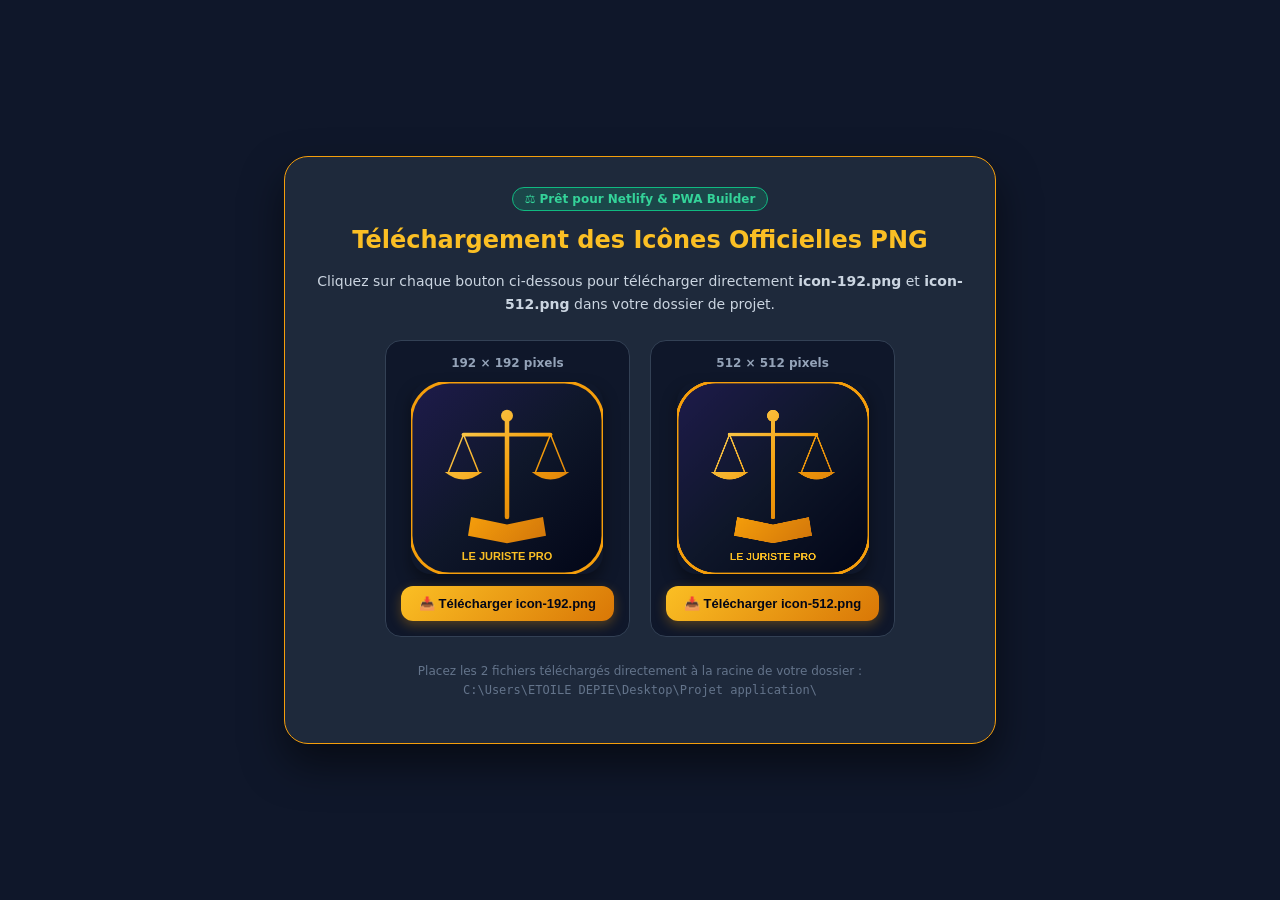
<file: generate_png.html>
<!DOCTYPE html>
<html lang="fr">
<head>
    <meta charset="utf-8">
    <title>Générateur Instantané d'Icônes PNG - Le Juriste Pro</title>
    <style>
        body {
            font-family: 'Segoe UI', system-ui, sans-serif;
            background-color: #0f172a;
            color: #f8fafc;
            display: flex;
            flex-direction: column;
            align-items: center;
            justify-content: center;
            min-height: 100vh;
            margin: 0;
            padding: 20px;
            box-sizing: border-box;
            text-align: center;
        }
        .container {
            background: #1e293b;
            border: 1px solid #f59e0b;
            border-radius: 24px;
            padding: 30px;
            max-width: 650px;
            box-shadow: 0 20px 40px rgba(0,0,0,0.5);
        }
        h1 {
            color: #fbbf24;
            margin-top: 0;
            font-size: 24px;
        }
        p {
            color: #cbd5e1;
            font-size: 14px;
            line-height: 1.6;
        }
        .canvas-grid {
            display: flex;
            gap: 20px;
            justify-content: center;
            align-items: center;
            margin: 25px 0;
            flex-wrap: wrap;
        }
        .card {
            background: #0f172a;
            padding: 15px;
            border-radius: 16px;
            border: 1px solid #334155;
            display: flex;
            flex-direction: column;
            align-items: center;
            gap: 12px;
        }
        canvas {
            border-radius: 20px;
            box-shadow: 0 8px 16px rgba(0,0,0,0.4);
        }
        button {
            background: linear-gradient(135deg, #fbbf24, #d97706);
            color: #020617;
            border: none;
            padding: 10px 18px;
            font-weight: 800;
            border-radius: 12px;
            cursor: pointer;
            font-size: 13px;
            transition: all 0.2s;
            box-shadow: 0 4px 12px rgba(245, 158, 11, 0.3);
        }
        button:hover {
            transform: translateY(-2px);
            box-shadow: 0 6px 16px rgba(245, 158, 11, 0.5);
        }
        .badge-success {
            display: inline-block;
            background: rgba(16, 185, 129, 0.2);
            color: #34d399;
            border: 1px solid #10b981;
            padding: 4px 12px;
            border-radius: 20px;
            font-size: 12px;
            font-weight: bold;
            margin-bottom: 15px;
        }
    </style>
</head>
<body>

<div class="container">
    <div class="badge-success">⚖️ Prêt pour Netlify & PWA Builder</div>
    <h1>Téléchargement des Icônes Officielles PNG</h1>
    <p>Cliquez sur chaque bouton ci-dessous pour télécharger directement <strong>icon-192.png</strong> et <strong>icon-512.png</strong> dans votre dossier de projet.</p>

    <div class="canvas-grid">
        <div class="card">
            <span style="font-size: 12px; font-weight: bold; color: #94a3b8;">192 × 192 pixels</span>
            <canvas id="c192" width="192" height="192"></canvas>
            <button onclick="downloadPng('c192', 'icon-192.png')">📥 Télécharger icon-192.png</button>
        </div>

        <div class="card">
            <span style="font-size: 12px; font-weight: bold; color: #94a3b8;">512 × 512 pixels</span>
            <canvas id="c512" width="512" height="512" style="width: 192px; height: 192px;"></canvas>
            <button onclick="downloadPng('c512', 'icon-512.png')">📥 Télécharger icon-512.png</button>
        </div>
    </div>

    <p style="font-size: 12px; color: #64748b;">
        Placez les 2 fichiers téléchargés directement à la racine de votre dossier :<br>
        <code>C:\Users\ETOILE DEPIE\Desktop\Projet application\</code>
    </p>
</div>

<script>
function draw(canvasId, size) {
  const canvas = document.getElementById(canvasId);
  const ctx = canvas.getContext('2d');
  
  // Background gradient
  const bg = ctx.createLinearGradient(0, 0, size, size);
  bg.addColorStop(0, '#1e1b4b');
  bg.addColorStop(0.5, '#0f172a');
  bg.addColorStop(1, '#020617');
  
  // Rounded rect
  const r = size * 0.2;
  ctx.beginPath();
  ctx.moveTo(r, 0);
  ctx.arcTo(size, 0, size, size, r);
  ctx.arcTo(size, size, 0, size, r);
  ctx.arcTo(0, size, 0, 0, r);
  ctx.arcTo(0, 0, size, 0, r);
  ctx.closePath();
  ctx.fillStyle = bg;
  ctx.fill();

  // Gold stroke border
  ctx.strokeStyle = '#f59e0b';
  ctx.lineWidth = Math.max(2, size * 0.015);
  ctx.stroke();

  // Scale for drawing
  const s = size / 512;

  // Gold gradient
  const gold = ctx.createLinearGradient(0, 0, size, size);
  gold.addColorStop(0, '#fef08a');
  gold.addColorStop(0.5, '#f59e0b');
  gold.addColorStop(1, '#b45309');
  ctx.fillStyle = gold;
  ctx.strokeStyle = gold;
  ctx.lineCap = 'round';

  // Balance vertical column
  ctx.beginPath();
  ctx.lineWidth = 12 * s;
  ctx.moveTo(256 * s, 90 * s);
  ctx.lineTo(256 * s, 360 * s);
  ctx.stroke();

  // Top ball
  ctx.beginPath();
  ctx.arc(256 * s, 90 * s, 16 * s, 0, Math.PI * 2);
  ctx.fill();

  // Beam
  ctx.beginPath();
  ctx.lineWidth = 10 * s;
  ctx.moveTo(140 * s, 140 * s);
  ctx.lineTo(372 * s, 140 * s);
  ctx.stroke();

  // Left strings & plate
  ctx.beginPath();
  ctx.lineWidth = 4 * s;
  ctx.moveTo(140 * s, 140 * s); ctx.lineTo(100 * s, 240 * s);
  ctx.moveTo(140 * s, 140 * s); ctx.lineTo(180 * s, 240 * s);
  ctx.stroke();

  ctx.beginPath();
  ctx.moveTo(90 * s, 240 * s);
  ctx.quadraticCurveTo(140 * s, 280 * s, 190 * s, 240 * s);
  ctx.closePath();
  ctx.fill();

  // Right strings & plate
  ctx.beginPath();
  ctx.lineWidth = 4 * s;
  ctx.moveTo(372 * s, 140 * s); ctx.lineTo(332 * s, 240 * s);
  ctx.moveTo(372 * s, 140 * s); ctx.lineTo(412 * s, 240 * s);
  ctx.stroke();

  ctx.beginPath();
  ctx.moveTo(322 * s, 240 * s);
  ctx.quadraticCurveTo(372 * s, 280 * s, 422 * s, 240 * s);
  ctx.closePath();
  ctx.fill();

  // Law book
  ctx.beginPath();
  ctx.moveTo(160 * s, 360 * s);
  ctx.lineTo(256 * s, 380 * s);
  ctx.lineTo(352 * s, 360 * s);
  ctx.lineTo(360 * s, 410 * s);
  ctx.lineTo(256 * s, 430 * s);
  ctx.lineTo(152 * s, 410 * s);
  ctx.closePath();
  ctx.fill();

  // Text
  ctx.font = `900 ${Math.round(28 * s)}px sans-serif`;
  ctx.textAlign = 'center';
  ctx.fillStyle = '#fbbf24';
  ctx.fillText('LE JURISTE PRO', 256 * s, 475 * s);
}

function downloadPng(canvasId, filename) {
  const canvas = document.getElementById(canvasId);
  const a = document.createElement('a');
  a.download = filename;
  a.href = canvas.toDataURL('image/png');
  document.body.appendChild(a);
  a.click();
  document.body.removeChild(a);
}

draw('c192', 192);
draw('c512', 512);
</script>
</body>
</html>
</file>
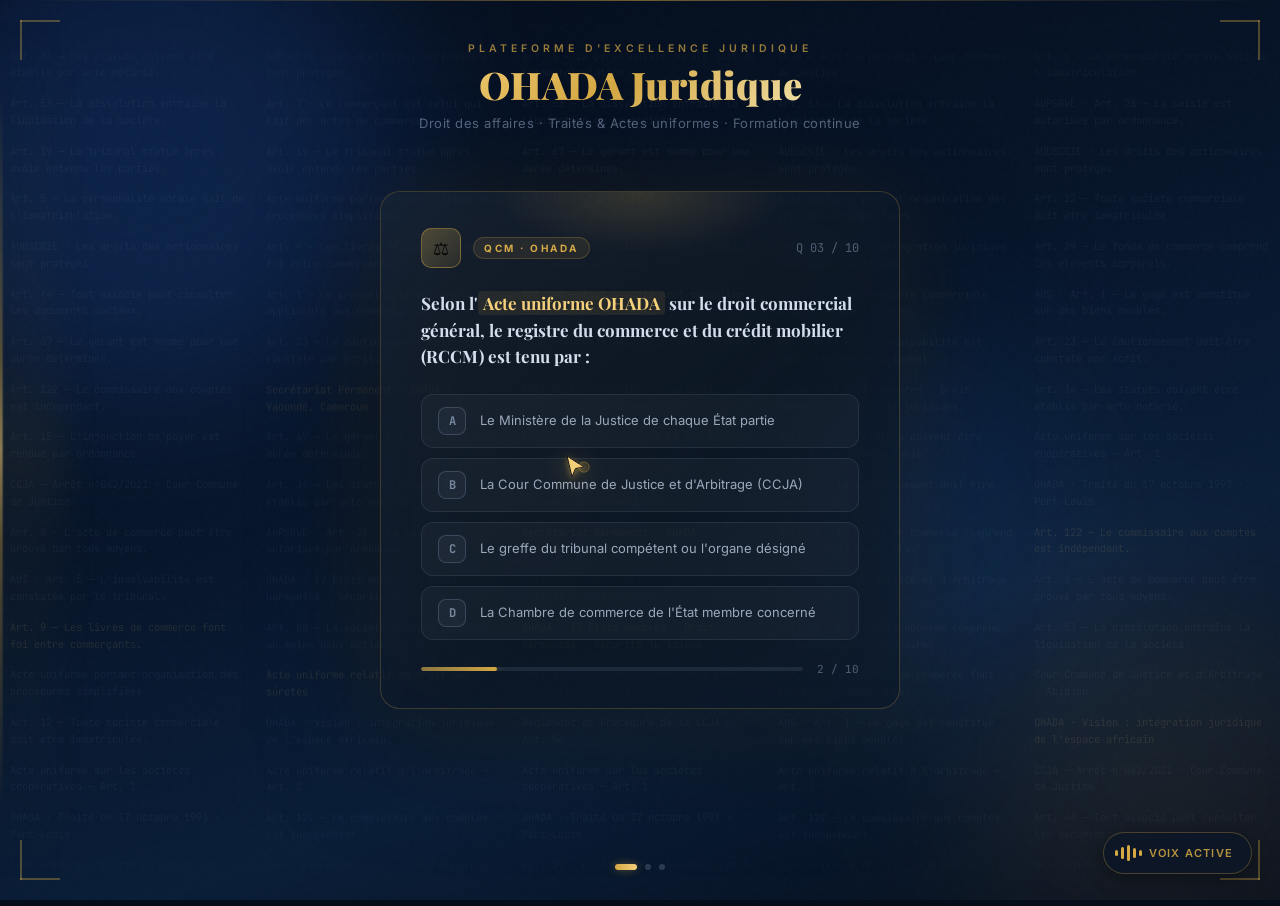
<file: hero-animation.html>
<!DOCTYPE html>
<html lang="fr">
<head>
  <meta charset="UTF-8" />
  <meta name="viewport" content="width=device-width, initial-scale=1.0"/>
  <title>OHADA Juridique — Hero Animation</title>
  <link href="https://fonts.googleapis.com/css2?family=Inter:wght@300;400;600;700;900&family=JetBrains+Mono:wght@300;400&family=Playfair+Display:wght@700;900&display=swap" rel="stylesheet"/>
  <style>
    *, *::before, *::after { box-sizing: border-box; margin: 0; padding: 0; }

    :root {
      --gold:        #D4A843;
      --gold-light:  #F5D07A;
      --gold-glow:   rgba(212,168,67,0.35);
      --navy:        #050D1A;
      --navy-mid:    #0A1628;
      --navy-light:  #0F2040;
      --glass-bg:    rgba(10,22,40,0.55);
      --glass-border:rgba(212,168,67,0.25);
      --text-dim:    rgba(180,200,230,0.07);
      --text-bright: rgba(245,208,122,0.12);
    }

    html, body {
      width: 100%; height: 100%;
      background: var(--navy);
      font-family: 'Inter', sans-serif;
      overflow: hidden;
    }

    /* ═══════════════════════════════
       BACKGROUND LAYER
    ═══════════════════════════════ */
    #bg {
      position: absolute; inset: 0;
      background: linear-gradient(160deg, #040C1A 0%, #071428 40%, #0A1E38 70%, #050D1A 100%);
      overflow: hidden;
    }

    #bg::after {
      content:'';
      position:absolute; inset:0;
      background-image: url("data:image/svg+xml,%3Csvg viewBox='0 0 200 200' xmlns='http://www.w3.org/2000/svg'%3E%3Cfilter id='n'%3E%3CfeTurbulence type='fractalNoise' baseFrequency='0.85' numOctaves='4' stitchTiles='stitch'/%3E%3C/filter%3E%3Crect width='100%25' height='100%25' filter='url(%23n)' opacity='0.03'/%3E%3C/svg%3E");
      opacity: 0.4; pointer-events:none;
    }

    .glow-orb {
      position:absolute; border-radius:50%;
      filter: blur(80px); pointer-events:none; mix-blend-mode:screen;
    }
    .glow-orb.a { width:500px;height:500px; background:rgba(15,40,90,0.5); top:-100px;left:-100px; animation: floatOrb 12s ease-in-out infinite; }
    .glow-orb.b { width:400px;height:400px; background:rgba(212,168,67,0.08); bottom:-80px;right:-80px; animation: floatOrb 15s ease-in-out infinite reverse; }
    .glow-orb.c { width:300px;height:300px; background:rgba(30,80,160,0.15); top:40%;left:60%; animation: floatOrb 9s ease-in-out infinite 3s; }

    @keyframes floatOrb {
      0%,100%{transform:translate(0,0);}
      33%{transform:translate(20px,-30px);}
      66%{transform:translate(-15px,20px);}
    }

    #legal-columns {
      position:absolute; inset:0;
      display:flex; gap:0; pointer-events:none;
    }

    .legal-col {
      flex:1; overflow:hidden; position:relative;
      mask-image: linear-gradient(to bottom, transparent 0%, black 10%, black 90%, transparent 100%);
      -webkit-mask-image: linear-gradient(to bottom, transparent 0%, black 10%, black 90%, transparent 100%);
    }

    .legal-track {
      display:flex; flex-direction:column; gap:14px;
      font-family:'JetBrains Mono', monospace;
      font-size:10.5px; font-weight:300; line-height:1.6;
      color: var(--text-dim);
      animation: scrollUp linear infinite;
      will-change: transform;
    }
    .legal-col:nth-child(odd)  .legal-track { animation-direction: normal; }
    .legal-col:nth-child(even) .legal-track { animation-direction: reverse; }
    .legal-col:nth-child(1) .legal-track  { animation-duration:38s; }
    .legal-col:nth-child(2) .legal-track  { animation-duration:44s; }
    .legal-col:nth-child(3) .legal-track  { animation-duration:32s; }
    .legal-col:nth-child(4) .legal-track  { animation-duration:50s; }
    .legal-col:nth-child(5) .legal-track  { animation-duration:41s; }

    @keyframes scrollUp {
      from{transform:translateY(0);}
      to  {transform:translateY(-50%);}
    }

    .legal-line { padding: 0 10px; }
    .legal-line.highlight { color: var(--text-bright); }

    #light-beam {
      position:absolute; top:0; width:2px; height:100%;
      background:linear-gradient(to bottom,
        transparent 0%,
        rgba(212,168,67,0.0) 10%,
        rgba(212,168,67,0.6) 40%,
        rgba(245,208,122,0.9) 50%,
        rgba(212,168,67,0.6) 60%,
        rgba(212,168,67,0.0) 90%,
        transparent 100%);
      filter: blur(1px);
      animation: beamSweep 8s ease-in-out infinite;
      pointer-events:none; z-index:2;
    }
    #light-beam::after {
      content:''; position:absolute; top:0; left:50%;
      transform:translateX(-50%);
      width:120px; height:100%;
      background:linear-gradient(to bottom,
        transparent 0%, rgba(212,168,67,0.03) 40%,
        rgba(212,168,67,0.07) 50%,
        rgba(212,168,67,0.03) 60%, transparent 100%);
      filter:blur(20px);
    }

    @keyframes beamSweep {
      0%   {left:10%; opacity:0;}
      10%  {opacity:1;}
      50%  {left:88%;}
      90%  {opacity:1;}
      100% {left:10%; opacity:0;}
    }

    #scan-line {
      position:absolute; left:0; right:0; height:1px;
      background:linear-gradient(to right,
        transparent, rgba(212,168,67,0.15) 20%,
        rgba(212,168,67,0.5) 50%,
        rgba(212,168,67,0.15) 80%, transparent);
      pointer-events:none; z-index:3;
      animation: scanY 6s ease-in-out infinite 1s;
      filter:blur(0.5px);
    }
    @keyframes scanY {
      0%  {top:-2px; opacity:0;}
      5%  {opacity:1;}
      95% {opacity:1;}
      100%{top:100%; opacity:0;}
    }

    /* ═══════════════════════════════
       FOREGROUND — MCQ CARD
    ═══════════════════════════════ */
    #stage {
      position:absolute; inset:0;
      display:flex; align-items:center; justify-content:center;
      z-index:10; pointer-events:none;
    }

    #card-wrapper {
      position:relative; width:520px;
      animation: cardFloat 5s ease-in-out infinite;
      filter: drop-shadow(0 30px 60px rgba(0,0,0,0.6)) drop-shadow(0 0 40px rgba(212,168,67,0.12));
    }
    @keyframes cardFloat {
      0%,100%{transform:translateY(0) rotate(0deg);}
      33%    {transform:translateY(-12px) rotate(0.4deg);}
      66%    {transform:translateY(6px) rotate(-0.2deg);}
    }

    #mcq-card {
      background: var(--glass-bg);
      border:1px solid var(--glass-border);
      border-radius:20px;
      padding:36px 40px 32px;
      backdrop-filter: blur(28px) saturate(1.4);
      -webkit-backdrop-filter: blur(28px) saturate(1.4);
      position:relative; overflow:hidden;
      transition: opacity 0.4s, transform 0.4s;
    }

    #mcq-card::before {
      content:''; position:absolute;
      top:-60px; left:50%; transform:translateX(-50%);
      width:300px; height:120px;
      background:radial-gradient(ellipse, rgba(212,168,67,0.18) 0%, transparent 70%);
      pointer-events:none;
    }
    #mcq-card::after {
      content:''; position:absolute; inset:0;
      border-radius:20px;
      background:linear-gradient(135deg, rgba(255,255,255,0.04) 0%, transparent 60%);
      pointer-events:none;
    }

    .card-header {
      display:flex; align-items:center; gap:12px; margin-bottom:22px;
    }
    .card-icon {
      width:40px; height:40px; border-radius:10px;
      background:linear-gradient(135deg, rgba(212,168,67,0.3), rgba(212,168,67,0.1));
      border:1px solid rgba(212,168,67,0.4);
      display:flex; align-items:center; justify-content:center;
      font-size:18px;
    }
    .card-tag {
      font-size:10px; font-weight:700; letter-spacing:2.5px;
      color:var(--gold); text-transform:uppercase;
      background:rgba(212,168,67,0.1); border:1px solid rgba(212,168,67,0.2);
      padding:4px 10px; border-radius:20px;
    }
    .card-number {
      margin-left:auto; font-size:12px; color:rgba(180,200,230,0.4);
      font-family:'JetBrains Mono', monospace;
    }

    .question-text {
      font-family:'Playfair Display', serif;
      font-size:17px; font-weight:700;
      color:rgba(230,240,255,0.92);
      line-height:1.55; margin-bottom:24px;
    }
    .question-text em {
      color:var(--gold-light); font-style:normal;
      background:rgba(212,168,67,0.1);
      padding:1px 5px; border-radius:4px;
    }

    .options { display:flex; flex-direction:column; gap:10px; }

    .option {
      display:flex; align-items:center; gap:14px;
      padding:12px 16px; border-radius:12px;
      border:1px solid rgba(180,200,230,0.1);
      background:rgba(255,255,255,0.03);
      transition:all 0.3s ease; cursor:default; position:relative;
      overflow:hidden;
    }
    .option::before {
      content:''; position:absolute; inset:0;
      background:linear-gradient(90deg, rgba(212,168,67,0) 0%, rgba(212,168,67,0.04) 100%);
      opacity:0; transition:opacity 0.3s;
    }

    .option-letter {
      width:28px; height:28px; border-radius:8px; flex-shrink:0;
      display:flex; align-items:center; justify-content:center;
      font-size:12px; font-weight:700; font-family:'JetBrains Mono', monospace;
      border:1px solid rgba(180,200,230,0.2);
      color:rgba(180,200,230,0.6);
      background:rgba(180,200,230,0.05);
      transition:all 0.4s ease;
    }
    .option-text {
      font-size:13px; color:rgba(200,215,235,0.75);
      line-height:1.4; transition:color 0.3s;
    }

    .option.hovered {
      border-color:rgba(212,168,67,0.3);
      background:rgba(212,168,67,0.05);
    }
    .option.hovered::before { opacity:1; }
    .option.hovered .option-letter {
      border-color:rgba(212,168,67,0.5);
      color:var(--gold-light);
      background:rgba(212,168,67,0.12);
    }
    .option.hovered .option-text { color:rgba(230,240,255,0.9); }

    .option.correct {
      border-color:rgba(212,168,67,0.7);
      background:rgba(212,168,67,0.12);
      animation: correctPulse 0.5s ease;
    }
    .option.correct .option-letter {
      background:var(--gold); color:#050D1A;
      border-color:var(--gold); font-size:14px;
    }
    .option.correct .option-text {
      color:rgba(245,230,190,1); font-weight:600;
    }
    @keyframes correctPulse {
      0%{transform:scale(1);}
      40%{transform:scale(1.025);}
      100%{transform:scale(1);}
    }

    .option.wrong {
      border-color:rgba(180,80,80,0.4);
      background:rgba(180,80,80,0.06);
    }
    .option.wrong .option-letter {
      background:rgba(180,80,80,0.2); color:rgba(255,150,150,0.8);
      border-color:rgba(180,80,80,0.3);
    }

    .card-footer {
      margin-top:22px; display:flex; align-items:center; gap:14px;
    }
    .progress-bar-track {
      flex:1; height:4px; border-radius:2px;
      background:rgba(180,200,230,0.1); overflow:hidden;
    }
    .progress-bar-fill {
      height:100%; border-radius:2px; width:0%;
      background:linear-gradient(to right, rgba(212,168,67,0.6), var(--gold));
      transition:width 0.6s ease;
      box-shadow:0 0 8px rgba(212,168,67,0.5);
    }
    .progress-label {
      font-size:11px; color:rgba(180,200,230,0.4);
      font-family:'JetBrains Mono', monospace; white-space:nowrap;
    }

    #validation-badge {
      position:absolute; top:-18px; right:20px;
      background:linear-gradient(135deg, var(--gold), #C8930A);
      color:#050D1A; font-weight:800; font-size:12px;
      letter-spacing:1.5px; text-transform:uppercase;
      padding:8px 18px; border-radius:30px;
      display:flex; align-items:center; gap:7px;
      box-shadow:0 8px 32px rgba(212,168,67,0.5), 0 0 0 2px rgba(212,168,67,0.2);
      opacity:0; transform:translateY(10px) scale(0.85);
      transition:opacity 0.4s cubic-bezier(.34,1.56,.64,1), transform 0.4s cubic-bezier(.34,1.56,.64,1);
      pointer-events:none; z-index:20;
    }
    #validation-badge.visible {
      opacity:1; transform:translateY(0) scale(1);
    }
    #validation-badge .badge-icon { font-size:15px; }

    #cursor {
      position:absolute; width:28px; height:28px; pointer-events:none;
      z-index:30; transform:translate(-50%, -50%);
      filter:drop-shadow(0 4px 12px rgba(212,168,67,0.4));
      transition: transform 0.1s;
    }
    #cursor svg { width:100%; height:100%; }

    #particle-canvas {
      position:absolute; inset:0; pointer-events:none;
      z-index:25; width:100%; height:100%;
    }

    /* ═══════════════════════════════
       TITLE OVERLAY
    ═══════════════════════════════ */
    #hero-title {
      position:absolute; top:42px; left:50%; transform:translateX(-50%);
      text-align:center; z-index:10; pointer-events:none; white-space:nowrap;
    }
    .hero-eyebrow {
      font-size:10.5px; letter-spacing:4px; font-weight:600;
      color:rgba(212,168,67,0.7); text-transform:uppercase; margin-bottom:8px;
    }
    .hero-main {
      font-family:'Playfair Display', serif;
      font-size:38px; font-weight:900;
      background:linear-gradient(135deg, #F5D07A 0%, #D4A843 45%, #FAEDBE 100%);
      -webkit-background-clip:text; -webkit-text-fill-color:transparent;
      background-clip:text; line-height:1.15;
      animation: titleShimmer 4s ease-in-out infinite;
    }
    @keyframes titleShimmer {
      0%,100%{filter:brightness(1);}
      50%{filter:brightness(1.15);}
    }
    .hero-sub {
      font-size:13px; color:rgba(180,200,230,0.45); margin-top:8px;
      letter-spacing:0.5px;
    }

    /* ═══════════════════════════════
       BOTTOM INDICATOR DOTS
    ═══════════════════════════════ */
    #dots {
      position:absolute; bottom:30px; left:50%; transform:translateX(-50%);
      display:flex; gap:8px; z-index:10; pointer-events:none;
    }
    .dot {
      width:6px; height:6px; border-radius:3px;
      background:rgba(180,200,230,0.2);
      transition:all 0.4s ease;
    }
    .dot.active {
      width:22px;
      background:linear-gradient(to right, var(--gold), var(--gold-light));
      box-shadow:0 0 8px rgba(212,168,67,0.4);
    }

    /* ═══════════════════════════════
       DECORATIVE CORNER LINES
    ═══════════════════════════════ */
    .corner {
      position:absolute; width:40px; height:40px;
      pointer-events:none; z-index:5;
    }
    .corner::before,.corner::after {
      content:''; position:absolute;
      background:rgba(212,168,67,0.35);
    }
    .corner::before { width:2px; height:100%; }
    .corner::after  { width:100%; height:2px; }
    .corner.tl { top:20px; left:20px; }
    .corner.tr { top:20px; right:20px; transform:scaleX(-1); }
    .corner.bl { bottom:20px; left:20px; transform:scaleY(-1); }
    .corner.br { bottom:20px; right:20px; transform:scale(-1); }

    /* ═══════════════════════════════
       TTS MUTE BUTTON
    ═══════════════════════════════ */
    #tts-btn {
      position:absolute; bottom:26px; right:28px;
      z-index:50; display:flex; align-items:center; gap:9px;
      background: rgba(10,22,40,0.72);
      border:1px solid rgba(212,168,67,0.3);
      border-radius:40px; padding:9px 18px 9px 14px;
      cursor:pointer; backdrop-filter:blur(16px);
      -webkit-backdrop-filter:blur(16px);
      transition: all 0.25s ease;
      box-shadow: 0 4px 20px rgba(0,0,0,0.4);
      user-select:none;
    }
    #tts-btn:hover {
      border-color:rgba(212,168,67,0.65);
      background: rgba(10,22,40,0.9);
      box-shadow: 0 4px 24px rgba(212,168,67,0.18);
    }
    #tts-btn .tts-icon {
      width:22px; height:22px; position:relative;
      display:flex; align-items:center; justify-content:center;
    }
    #tts-btn .tts-icon svg { width:18px; height:18px; }
    #tts-btn .tts-label {
      font-size:11px; font-weight:600; letter-spacing:1.2px;
      text-transform:uppercase; color:rgba(212,168,67,0.85);
      font-family:'Inter', sans-serif;
    }
    #tts-btn.muted .tts-label { color:rgba(180,200,230,0.4); }
    #tts-btn.muted { border-color:rgba(180,200,230,0.15); }

    /* TTS waveform animation (when speaking) */
    #tts-waves {
      display:flex; align-items:center; gap:3px;
      height:16px;
    }
    #tts-waves span {
      display:block; width:3px; border-radius:2px;
      background: var(--gold);
      animation: wave 0.8s ease-in-out infinite;
      transform-origin:bottom;
    }
    #tts-waves span:nth-child(1){height:6px;  animation-delay:0s;}
    #tts-waves span:nth-child(2){height:12px; animation-delay:0.1s;}
    #tts-waves span:nth-child(3){height:16px; animation-delay:0.2s;}
    #tts-waves span:nth-child(4){height:10px; animation-delay:0.15s;}
    #tts-waves span:nth-child(5){height:6px;  animation-delay:0.05s;}
    #tts-btn.muted #tts-waves span,
    #tts-btn.silent #tts-waves span {
      animation:none;
      background:rgba(180,200,230,0.25);
      height:4px !important;
    }
    @keyframes wave {
      0%,100%{transform:scaleY(0.4); opacity:0.6;}
      50%    {transform:scaleY(1);   opacity:1;}
    }

    /* TTS reading indicator strip under card */
    #tts-reading-bar {
      position:absolute; bottom:-6px; left:20px; right:20px;
      height:2px; border-radius:1px;
      background:linear-gradient(to right,
        transparent, rgba(212,168,67,0.5) 30%,
        rgba(245,208,122,0.9) 50%,
        rgba(212,168,67,0.5) 70%, transparent);
      opacity:0; transition:opacity 0.3s;
      animation: readingPulse 1.5s ease-in-out infinite;
    }
    #tts-reading-bar.active { opacity:1; }
    @keyframes readingPulse {
      0%,100%{background-position:0% 50%;}
      50%    {background-position:100% 50%;}
    }
  </style>
</head>
<body>

<!-- BACKGROUND -->
<div id="bg">
  <div class="glow-orb a"></div>
  <div class="glow-orb b"></div>
  <div class="glow-orb c"></div>
  <div id="legal-columns"></div>
  <div id="light-beam"></div>
  <div id="scan-line"></div>
</div>

<!-- DECORATIVE CORNERS -->
<div class="corner tl"></div>
<div class="corner tr"></div>
<div class="corner bl"></div>
<div class="corner br"></div>

<!-- HERO TITLE -->
<div id="hero-title">
  <div class="hero-eyebrow">Plateforme d'Excellence Juridique</div>
  <div class="hero-main">OHADA Juridique</div>
  <div class="hero-sub">Droit des affaires · Traités &amp; Actes uniformes · Formation continue</div>
</div>

<!-- PARTICLE CANVAS -->
<canvas id="particle-canvas"></canvas>

<!-- MCQ CARD STAGE -->
<div id="stage">
  <div id="card-wrapper">
    <div id="validation-badge">
      <span class="badge-icon">✓</span> Bonne réponse !
    </div>
    <div id="mcq-card">
      <div class="card-header">
        <div class="card-icon">⚖</div>
        <div class="card-tag">QCM · OHADA</div>
        <div class="card-number">Q 03 / 10</div>
      </div>
      <div class="question-text" id="question-text">
        Selon l'<em>Acte uniforme OHADA</em> sur le droit commercial général,
        le registre du commerce et du crédit mobilier (RCCM) est tenu par :
      </div>
      <div class="options" id="options-list">
        <div class="option" data-correct="false" data-index="0">
          <div class="option-letter">A</div>
          <div class="option-text">Le Ministère de la Justice de chaque État partie</div>
        </div>
        <div class="option" data-correct="false" data-index="1">
          <div class="option-letter">B</div>
          <div class="option-text">La Cour Commune de Justice et d'Arbitrage (CCJA)</div>
        </div>
        <div class="option" data-correct="true" data-index="2">
          <div class="option-letter">C</div>
          <div class="option-text">Le greffe du tribunal compétent ou l'organe compétent désigné</div>
        </div>
        <div class="option" data-correct="false" data-index="3">
          <div class="option-letter">D</div>
          <div class="option-text">La Chambre de commerce de l'État membre concerné</div>
        </div>
      </div>
      <div class="card-footer">
        <div class="progress-bar-track">
          <div class="progress-bar-fill" id="progress-fill"></div>
        </div>
        <div class="progress-label" id="progress-label">3 / 10</div>
      </div>
    </div>
  </div>
</div>

<!-- CURSOR -->
<div id="cursor">
  <svg viewBox="0 0 28 28" fill="none" xmlns="http://www.w3.org/2000/svg">
    <defs>
      <filter id="cs" x="-50%" y="-50%" width="200%" height="200%">
        <feDropShadow dx="0" dy="2" stdDeviation="3" flood-color="rgba(212,168,67,0.5)"/>
      </filter>
    </defs>
    <path filter="url(#cs)" d="M5 3L22 14L13.5 15.5L10 24L5 3Z" fill="#F5D07A" stroke="#050D1A" stroke-width="1"/>
    <circle cx="22" cy="14" r="4" fill="rgba(212,168,67,0.25)" stroke="rgba(212,168,67,0.6)" stroke-width="1">
      <animate attributeName="r" values="4;7;4" dur="1s" repeatCount="indefinite"/>
      <animate attributeName="opacity" values="1;0;1" dur="1s" repeatCount="indefinite"/>
    </circle>
  </svg>
</div>

<!-- DOTS -->
<div id="dots">
  <div class="dot active" id="dot-0"></div>
  <div class="dot" id="dot-1"></div>
  <div class="dot" id="dot-2"></div>
</div>

<!-- TTS READING BAR -->
<div id="tts-reading-bar"></div>

<!-- TTS MUTE BUTTON -->
<button id="tts-btn" title="Activer / désactiver la synthèse vocale" aria-label="Synthèse vocale">
  <div class="tts-icon">
    <div id="tts-waves">
      <span></span><span></span><span></span><span></span><span></span>
    </div>
  </div>
  <span class="tts-label" id="tts-label-text">Voix active</span>
</button>

<script>
/* ═══════════════════════════════════════
   ████  TTS ENGINE — SYNTHÈSE VOCALE  ████
   Web Speech API · Français · rate 1.1
═══════════════════════════════════════ */
const TTS = (() => {
  const synth   = window.speechSynthesis;
  let muted     = false;
  let speaking  = false;
  let frVoice   = null;
  const readingBar = document.getElementById('tts-reading-bar');
  const btn        = document.getElementById('tts-btn');
  const btnLabel   = document.getElementById('tts-label-text');

  /* ── Pick best French voice ── */
  function pickVoice() {
    const voices = synth.getVoices();
    // Priority: fr-FR > fr- prefix > any French
    return (
      voices.find(v => v.lang === 'fr-FR' && !v.name.toLowerCase().includes('compact')) ||
      voices.find(v => v.lang === 'fr-FR') ||
      voices.find(v => v.lang.startsWith('fr')) ||
      voices.find(v => v.lang.startsWith('fr-')) ||
      null
    );
  }

  /* Load voices (async on some browsers) */
  if (synth.onvoiceschanged !== undefined) {
    synth.onvoiceschanged = () => { frVoice = pickVoice(); };
  }
  setTimeout(() => { frVoice = pickVoice(); }, 300);

  /* ── Strip HTML tags from question text ── */
  function stripHTML(html) {
    const tmp = document.createElement('div');
    tmp.innerHTML = html;
    return tmp.textContent || tmp.innerText || '';
  }

  /* ── Core speak function — returns a Promise that resolves when done ── */
  function speak(text) {
    return new Promise(resolve => {
      if (muted || !synth) { resolve(); return; }
      synth.cancel(); // cancel any ongoing speech
      const utt       = new SpeechSynthesisUtterance(text);
      utt.lang        = 'fr-FR';
      utt.rate        = 1.1;   // légèrement accélérée
      utt.pitch       = 1.0;   // tonalité naturelle
      utt.volume      = 0.95;
      if (frVoice) utt.voice = frVoice;
      utt.onstart = () => {
        speaking = true;
        readingBar && readingBar.classList.add('active');
      };
      utt.onend = utt.onerror = () => {
        speaking = false;
        readingBar && readingBar.classList.remove('active');
        resolve();
      };
      // Chrome bug workaround: resume if paused
      synth.speak(utt);
      setTimeout(() => { if (synth.paused) synth.resume(); }, 100);
    });
  }

  /* ── Build structured speech for a question ── */
  async function announceQuestion(q) {
    if (muted) return;
    const letters  = ['A', 'B', 'C', 'D'];
    const cleanQ   = stripHTML(q.text);
    // 1. Announce question number
    await speak(`Question numéro ${parseInt(q.qNum, 10)}.`);
    // 2. Read the full question text
    await speak(cleanQ);
    // 3. Enumerate each option
    for (let i = 0; i < q.answers.length; i++) {
      if (muted) break;
      await speak(`Option ${letters[i]}. ${q.answers[i]}`);
    }
  }

  /* ── Announce validation result ── */
  async function announceResult(correct) {
    if (muted) return;
    await speak(correct
      ? 'Bonne réponse !'
      : 'Mauvaise réponse.');
  }

  /* ── Stop all speech ── */
  function stop() {
    synth.cancel();
    speaking = false;
    readingBar && readingBar.classList.remove('active');
  }

  /* ── Toggle mute ── */
  function toggleMute() {
    muted = !muted;
    if (muted) {
      stop();
      btn.classList.add('muted');
      btnLabel.textContent = 'Voix coupée';
    } else {
      btn.classList.remove('muted');
      btnLabel.textContent = 'Voix active';
    }
  }

  /* ── Button interaction: click starts speech context + toggles mute ── */
  btn.addEventListener('click', () => {
    toggleMute();
  });

  /* ── First user interaction: unlock audio context ── */
  let unlocked = false;
  function unlock() {
    if (unlocked) return;
    unlocked = true;
    const u = new SpeechSynthesisUtterance('');
    u.volume = 0;
    synth.speak(u);
    frVoice = pickVoice();
  }
  document.addEventListener('click',     unlock, { once: true });
  document.addEventListener('keydown',   unlock, { once: true });
  document.addEventListener('mousemove', unlock, { once: true });

  return { announceQuestion, announceResult, stop, isMuted: () => muted };
})();

/* ═══════════════════════════════════════
   LEGAL TEXT DATA (OHADA excerpts)
═══════════════════════════════════════ */
const legalLines = [
  "Art. 1 — Le présent Acte uniforme est applicable aux commerçants.",
  "OHADA · Traité du 17 octobre 1993 · Port-Louis",
  "Art. 12 — Toute société commerciale doit être immatriculée.",
  "CCJA — Arrêt n°042/2021 · Cour Commune de Justice",
  "Art. 5 — La personnalité morale naît de l'immatriculation.",
  "Acte uniforme relatif au droit des sûretés",
  "Art. 23 — Le cautionnement doit être constaté par écrit.",
  "Secrétariat Permanent · OHADA · Yaoundé, Cameroun",
  "Art. 7 — Le commerçant est celui qui fait des actes de commerce.",
  "Acte uniforme portant organisation des procédures simplifiées",
  "Art. 15 — L'injonction de payer est rendue par ordonnance.",
  "Art. 88 — La société anonyme comprend au moins deux actionnaires.",
  "AUDCG · Art. 3 — Tout commerçant, personne physique ou morale.",
  "Règlement de Procédure de la CCJA — Art. 56",
  "Art. 34 — Les statuts doivent être établis par acte notarié.",
  "OHADA · Vision : intégration juridique de l'espace africain",
  "Art. 67 — Le gérant est nommé pour une durée déterminée.",
  "AUS · Art. 1 — Le gage est constitué sur des biens meubles.",
  "Art. 19 — Le tribunal statue après avoir entendu les parties.",
  "AUPSRVE · Art. 28 — La saisie est autorisée par ordonnance.",
  "Art. 9 — Les livres de commerce font foi entre commerçants.",
  "Acte uniforme relatif à l'arbitrage — Art. 2",
  "Art. 53 — La dissolution entraîne la liquidation de la société.",
  "AUDSCGIE · Les droits des actionnaires sont protégés.",
  "Art. 44 — Tout associé peut consulter les documents sociaux.",
  "Cour Commune de Justice et d'Arbitrage · Abidjan",
  "Art. 122 — Le commissaire aux comptes est indépendant.",
  "OHADA · 17 États membres · Droit harmonisé · Sécurité juridique",
  "Art. 8 — L'acte de commerce peut être prouvé par tous moyens.",
  "Acte uniforme sur les sociétés coopératives — Art. 1",
  "Art. 29 — Le fonds de commerce comprend les éléments corporels.",
  "AUI · Art. 5 — L'insolvabilité est constatée par le tribunal.",
  "Art. 74 — L'assemblée générale ordinaire se réunit au moins une fois par an.",
];

/* ═══════════════════════════════════════
   GENERATE LEGAL COLUMNS
═══════════════════════════════════════ */
const container = document.getElementById('legal-columns');
const COLS = 5;
for (let c = 0; c < COLS; c++) {
  const col = document.createElement('div');
  col.className = 'legal-col';
  const track = document.createElement('div');
  track.className = 'legal-track';
  for (let pass = 0; pass < 2; pass++) {
    const shuffled = [...legalLines].sort(() => Math.random() - 0.5);
    shuffled.forEach(line => {
      const div = document.createElement('div');
      div.className = 'legal-line' + (Math.random() < 0.12 ? ' highlight' : '');
      div.textContent = line;
      track.appendChild(div);
    });
  }
  col.appendChild(track);
  container.appendChild(col);
}

/* ═══════════════════════════════════════
   PARTICLE SYSTEM
═══════════════════════════════════════ */
const canvas = document.getElementById('particle-canvas');
const ctx    = canvas.getContext('2d');
let particles = [];

function resizeCanvas() {
  canvas.width  = window.innerWidth;
  canvas.height = window.innerHeight;
}
resizeCanvas();
window.addEventListener('resize', resizeCanvas);

class Particle {
  constructor(x, y) {
    this.x = x; this.y = y;
    const angle = Math.random() * Math.PI * 2;
    const speed = 2.5 + Math.random() * 5.5;
    this.vx = Math.cos(angle) * speed;
    this.vy = Math.sin(angle) * speed - 2;
    this.life  = 1;
    this.decay = 0.016 + Math.random() * 0.02;
    this.size  = 2 + Math.random() * 5;
    this.shape = Math.random() < 0.4 ? 'star' : 'circle';
    const hue = 35 + Math.random() * 20;
    const sat = 80 + Math.random() * 20;
    const lit = 55 + Math.random() * 30;
    this.color = `hsl(${hue},${sat}%,${lit}%)`;
  }
  update() {
    this.x  += this.vx;
    this.y  += this.vy;
    this.vy += 0.12;
    this.vx *= 0.98;
    this.life -= this.decay;
  }
  draw() {
    ctx.save();
    ctx.globalAlpha = Math.max(0, this.life);
    ctx.fillStyle   = this.color;
    ctx.shadowColor = this.color;
    ctx.shadowBlur  = 8;
    if (this.shape === 'star') {
      drawStar(ctx, this.x, this.y, 5, this.size, this.size * 0.45);
    } else {
      ctx.beginPath();
      ctx.arc(this.x, this.y, this.size / 2, 0, Math.PI * 2);
      ctx.fill();
    }
    ctx.restore();
  }
}

function drawStar(ctx, cx, cy, spikes, outerR, innerR) {
  let rot = (Math.PI / 2) * 3;
  const step = Math.PI / spikes;
  ctx.beginPath();
  ctx.moveTo(cx, cy - outerR);
  for (let i = 0; i < spikes; i++) {
    ctx.lineTo(cx + Math.cos(rot) * outerR, cy + Math.sin(rot) * outerR);
    rot += step;
    ctx.lineTo(cx + Math.cos(rot) * innerR, cy + Math.sin(rot) * innerR);
    rot += step;
  }
  ctx.lineTo(cx, cy - outerR);
  ctx.closePath();
  ctx.fill();
}

function burst(x, y, count = 60) {
  for (let i = 0; i < count; i++) particles.push(new Particle(x, y));
}

function animateParticles() {
  ctx.clearRect(0, 0, canvas.width, canvas.height);
  particles = particles.filter(p => p.life > 0);
  particles.forEach(p => { p.update(); p.draw(); });
  requestAnimationFrame(animateParticles);
}
animateParticles();

/* ═══════════════════════════════════════
   CURSOR ANIMATION
═══════════════════════════════════════ */
const cursorEl = document.getElementById('cursor');
let cursorX = window.innerWidth * 0.5;
let cursorY = window.innerHeight * 0.5;

function moveCursorTo(x, y, duration, cb) {
  const startX = cursorX, startY = cursorY;
  const start  = performance.now();
  function step(now) {
    const t    = Math.min((now - start) / duration, 1);
    const ease = t < 0.5 ? 2*t*t : -1+(4-2*t)*t;
    cursorX = startX + (x - startX) * ease;
    cursorY = startY + (y - startY) * ease;
    cursorEl.style.left = cursorX + 'px';
    cursorEl.style.top  = cursorY + 'px';
    if (t < 1) requestAnimationFrame(step);
    else if (cb) cb();
  }
  requestAnimationFrame(step);
}

/* ═══════════════════════════════════════
   QUESTIONS DATA
═══════════════════════════════════════ */
const QUESTIONS = [
  {
    text: `Selon l'<em>Acte uniforme OHADA</em> sur le droit commercial général, le registre du commerce et du crédit mobilier (RCCM) est tenu par :`,
    answers: [
      "Le Ministère de la Justice de chaque État partie",
      "La Cour Commune de Justice et d'Arbitrage (CCJA)",
      "Le greffe du tribunal compétent ou l'organe désigné",
      "La Chambre de commerce de l'État membre concerné",
    ],
    correct: 2, qNum: "03"
  },
  {
    text: `En droit <em>OHADA</em>, la Société à Responsabilité Limitée (SARL) peut être constituée par :`,
    answers: [
      "Un minimum de sept (7) associés fondateurs",
      "Un ou plusieurs associés, personnes physiques ou morales",
      "Exclusivement des personnes morales agréées",
      "Au moins deux actionnaires et un commissaire aux comptes",
    ],
    correct: 1, qNum: "04"
  },
  {
    text: `L'<em>Acte uniforme</em> portant organisation des procédures collectives s'applique aux :`,
    answers: [
      "Seules personnes physiques commerçantes insolvables",
      "Entreprises étatiques uniquement",
      "Commerçants, personnes physiques et morales, et toute entité d'affaires",
      "Personnes morales ayant leur siège hors de l'espace OHADA",
    ],
    correct: 2, qNum: "05"
  },
];

/* ═══════════════════════════════════════
   UI HELPERS
═══════════════════════════════════════ */
const badge        = document.getElementById('validation-badge');
const progressFill = document.getElementById('progress-fill');
const progressLabel= document.getElementById('progress-label');
const dots         = document.querySelectorAll('.dot');
let currentQ = 0;
let animating = false;

function resetOptions() {
  document.querySelectorAll('.option').forEach(el =>
    el.classList.remove('correct', 'wrong', 'hovered'));
}

function updateDots(idx) {
  dots.forEach((d,i) => d.classList.toggle('active', i === idx));
}

function setProgress(num, total = 10) {
  progressFill.style.width = (num / total * 100) + '%';
  progressLabel.textContent = `${num} / ${total}`;
}

function loadQuestion(qIdx) {
  const q    = QUESTIONS[qIdx % QUESTIONS.length];
  const qText= document.getElementById('question-text');
  const opts = document.querySelectorAll('.option');
  qText.innerHTML = q.text;
  q.answers.forEach((ans, i) => {
    opts[i].querySelector('.option-text').textContent = ans;
    opts[i].dataset.correct = (i === q.correct).toString();
    opts[i].querySelector('.option-letter').textContent = ['A','B','C','D'][i];
  });
  document.querySelector('.card-number').textContent = `Q ${q.qNum} / 10`;
  setProgress(parseInt(q.qNum) - 1);
  updateDots(qIdx % 3);
}

function sleep(ms) { return new Promise(r => setTimeout(r, ms)); }

/* ── Wait for TTS to finish, with a safety timeout ── */
function waitForSpeech(maxMs = 18000) {
  return new Promise(resolve => {
    const timer = setTimeout(resolve, maxMs);
    const check = setInterval(() => {
      if (!window.speechSynthesis.speaking) {
        clearInterval(check); clearTimeout(timer); resolve();
      }
    }, 150);
  });
}

/* ═══════════════════════════════════════
   ANIMATION LOOP
═══════════════════════════════════════ */
async function runCycle() {
  if (animating) return;
  animating = true;

  const q    = QUESTIONS[currentQ % QUESTIONS.length];
  const opts = document.querySelectorAll('.option');

  // ── 🔊 TTS: Announce question number + text + options ──
  // Run TTS in parallel with the cursor entrance animation
  TTS.announceQuestion(q); // non-blocking start

  // Wrong option to hover first
  const wrongIdx = q.correct === 0 ? 1 : 0;
  const wrongEl  = opts[wrongIdx];
  const wrongRect= wrongEl.getBoundingClientRect();

  // Start cursor off-screen
  cursorX = window.innerWidth  * 0.1;
  cursorY = window.innerHeight * 0.88;
  cursorEl.style.left = cursorX + 'px';
  cursorEl.style.top  = cursorY + 'px';

  await sleep(500);

  // Hover wrong option
  await new Promise(res => moveCursorTo(
    wrongRect.left + wrongRect.width  * 0.5,
    wrongRect.top  + wrongRect.height * 0.5, 900, res));
  wrongEl.classList.add('hovered');
  await sleep(700);
  wrongEl.classList.remove('hovered');

  // Move to correct option
  const correctEl  = opts[q.correct];
  const correctRect= correctEl.getBoundingClientRect();
  const clickX     = correctRect.left + correctRect.width  * 0.5;
  const clickY     = correctRect.top  + correctRect.height * 0.5;

  await new Promise(res => moveCursorTo(clickX, clickY, 1100, res));
  correctEl.classList.add('hovered');
  await sleep(500);

  // Click animation
  cursorEl.style.transform = 'translate(-50%,-50%) scale(0.8)';
  setTimeout(() => { cursorEl.style.transform = 'translate(-50%,-50%) scale(1)'; }, 120);

  // Mark answers
  correctEl.classList.remove('hovered');
  correctEl.classList.add('correct');
  opts.forEach((o, i) => { if (i !== q.correct) o.classList.add('wrong'); });

  // Particle burst
  burst(clickX, clickY, 70);
  setTimeout(() => burst(clickX + 30, clickY - 20, 30), 120);
  setTimeout(() => burst(clickX - 25, clickY + 15, 30), 200);

  // Show badge
  await sleep(300);
  badge.classList.add('visible');
  setProgress(parseInt(q.qNum));

  // ── 🔊 TTS: Announce "Bonne réponse !" ──
  TTS.stop(); // cancel option reading if still going
  await sleep(200);
  await TTS.announceResult(true);

  // Hold (wait for TTS to finish, then extra pause)
  await waitForSpeech(5000);
  await sleep(900);

  // Hide badge + reset
  badge.classList.remove('visible');
  await sleep(400);
  resetOptions();
  await sleep(300);

  // Fade out card
  const cardEl = document.getElementById('mcq-card');
  cardEl.style.opacity   = '0';
  cardEl.style.transform = 'translateX(-20px)';
  await sleep(400);

  // Load next question
  currentQ++;
  loadQuestion(currentQ);

  // Fade in card
  cardEl.style.transform = 'translateX(20px)';
  await sleep(50);
  cardEl.style.opacity   = '1';
  cardEl.style.transform = 'translateX(0)';
  await sleep(400);

  animating = false;
  setTimeout(runCycle, 800);
}

/* ═══════════════════════════════════════
   PARALLAX ON MOUSE MOVE
═══════════════════════════════════════ */
let parallaxActive = true;
document.addEventListener('mousemove', e => {
  if (!parallaxActive) return;
  const cx = window.innerWidth  / 2;
  const cy = window.innerHeight / 2;
  const dx = (e.clientX - cx) / cx;
  const dy = (e.clientY - cy) / cy;
  const wrapper = document.getElementById('card-wrapper');
  // Only override float during mouse move (subtle)
  wrapper.style.transform = `translate(${dx * 14}px, ${dy * 8}px)`;
});

/* ═══════════════════════════════════════
   INIT
═══════════════════════════════════════ */
loadQuestion(0);
cursorEl.style.left = window.innerWidth  * 0.5 + 'px';
cursorEl.style.top  = window.innerHeight * 0.85 + 'px';
setTimeout(() => { setProgress(2); }, 600);
setTimeout(runCycle, 1200);
</script>
</body>
</html>
</file>
